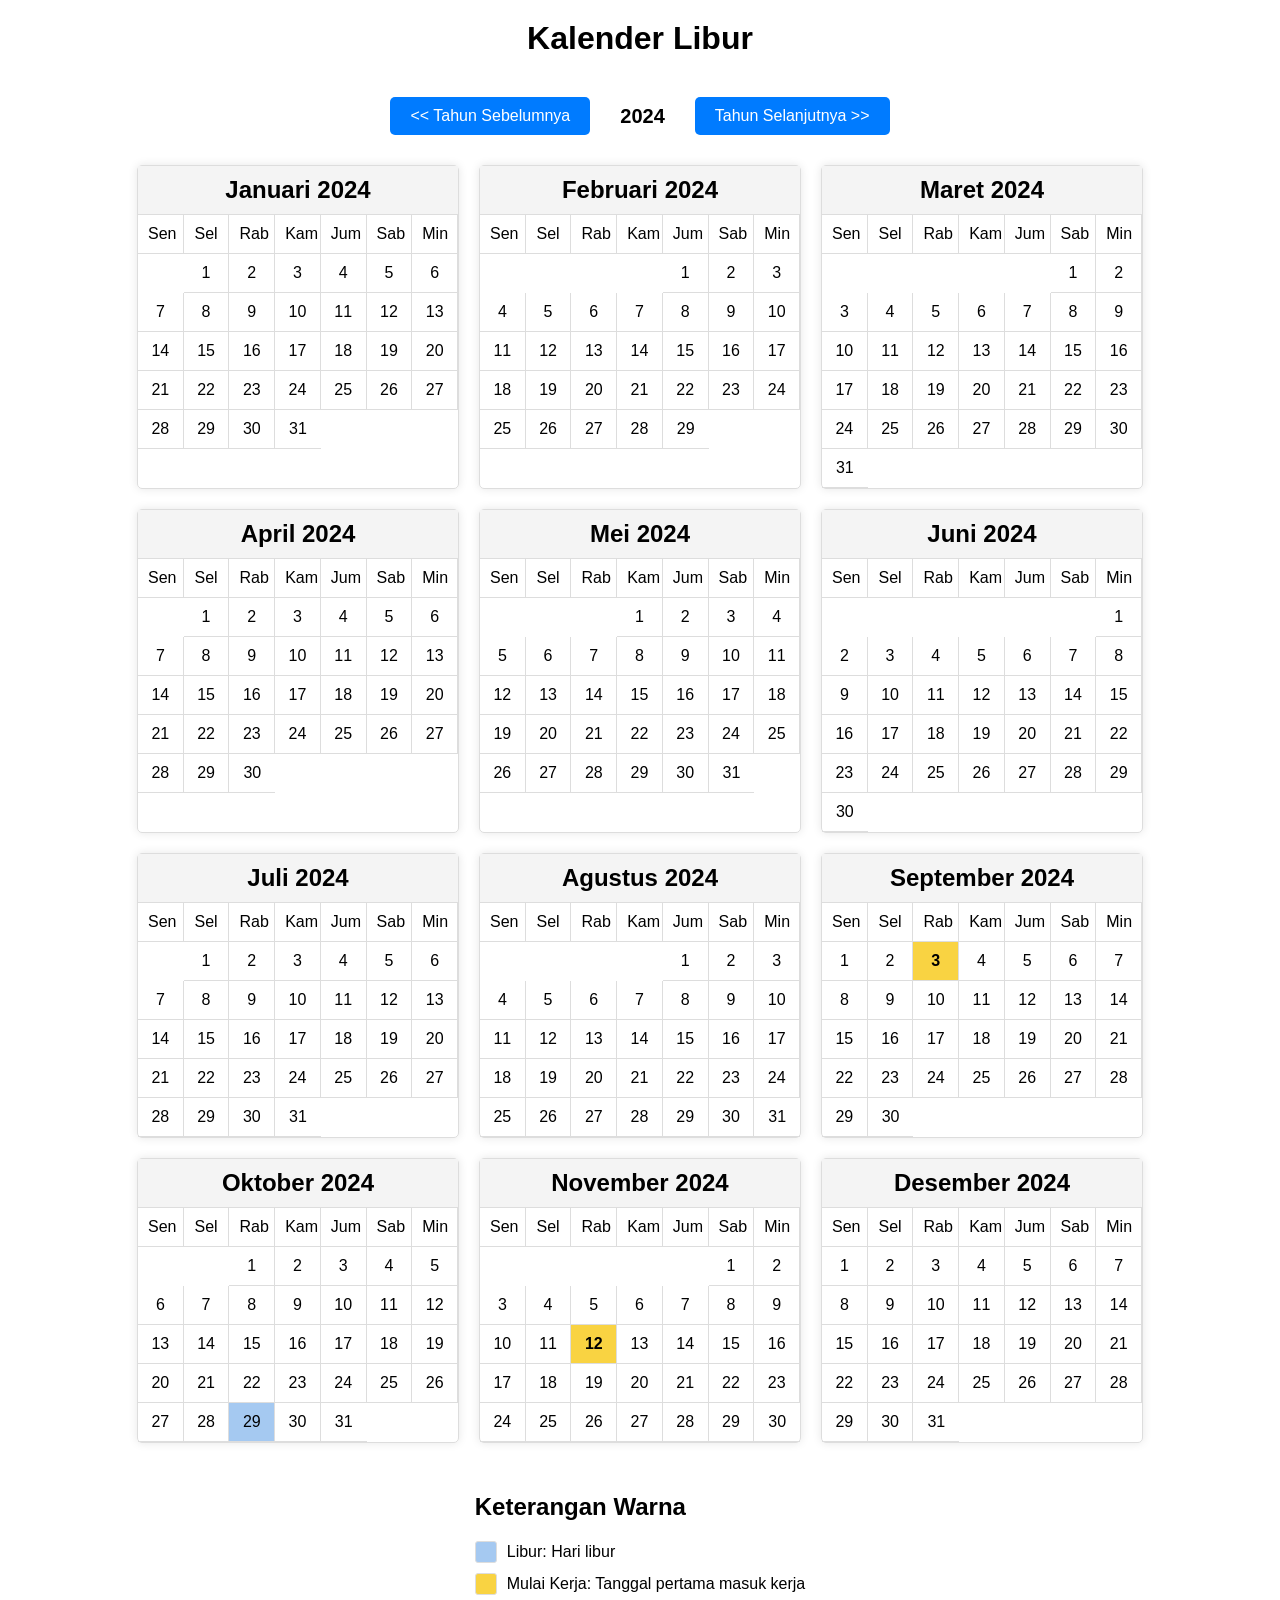
<file: index.html>
<!DOCTYPE html>
<html lang="id">
<head>
    <meta charset="UTF-8">
    <meta name="viewport" content="width=device-width, initial-scale=1.0">
    <title>Kalender Libur</title>
    <link rel="stylesheet" href="styles.css">
</head>
<body>
    <h1>Kalender Libur</h1>
    <div id="year-selector">
        <button id="prev-year"><< Tahun Sebelumnya</button>
        <span id="year-label">2024</span>
        <button id="next-year">Tahun Selanjutnya >></button>
    </div>
    <div id="calendar"></div>
    <div id="legend">
        <h2>Keterangan Warna</h2>
        <div class="legend-item">
            <div class="color-box libur"></div>
            <span>Libur: Hari libur</span>
        </div>
        <div class="legend-item">
            <div class="color-box start-date"></div>
            <span>Mulai Kerja: Tanggal pertama masuk kerja</span>
        </div>
    </div>
    <script src="script.js"></script>
</body>
</html>
</file>
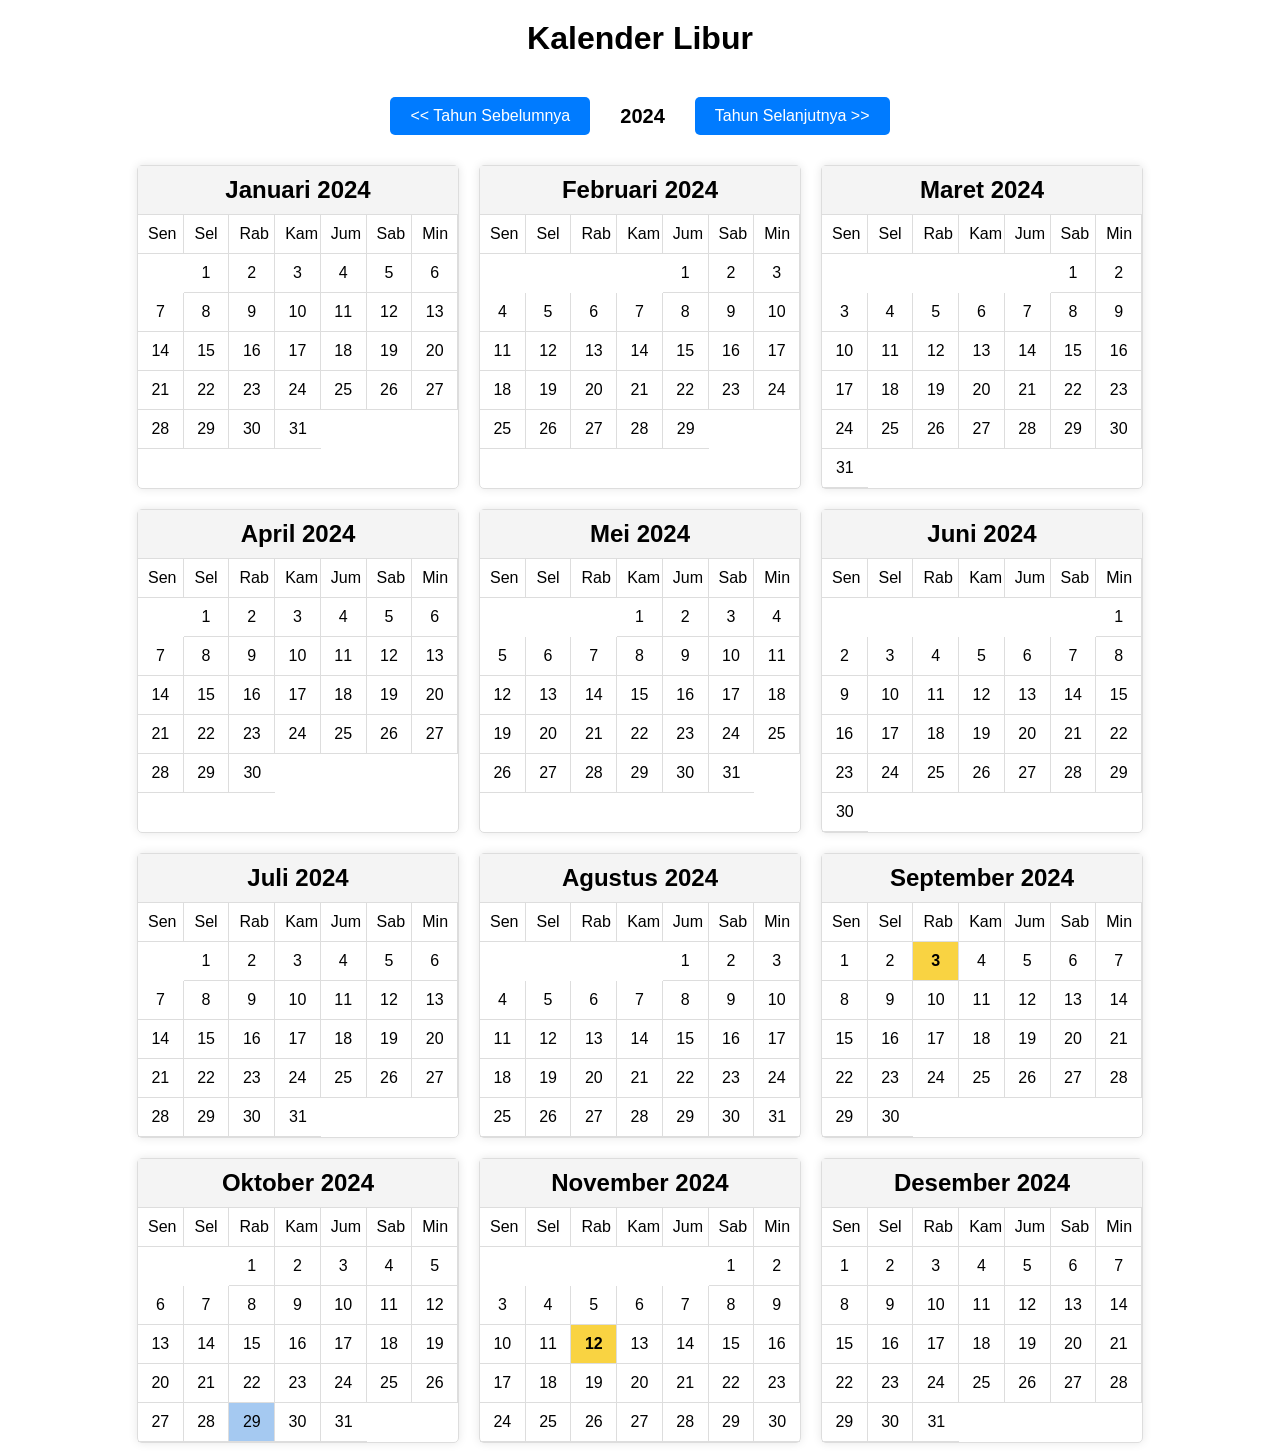
<file: kerja.html>
<!DOCTYPE html>
<html lang="id">
<head>
    <meta charset="UTF-8">
    <meta name="viewport" content="width=device-width, initial-scale=1.0">
    <title>Kalender Libur</title>
    <link rel="stylesheet" href="styles.css">
</head>
<body>
    <h1>Kalender Libur</h1>
    <div id="year-selector">
        <button id="prev-year"><< Tahun Sebelumnya</button>
        <span id="year-label">2024</span>
        <button id="next-year">Tahun Selanjutnya >></button>
    </div>
    <div id="calendar"></div>
    <script src="script.js"></script>
</body>
</html>
</file>
<file: styles.css>
body {
    font-family: Arial, sans-serif;
    margin: 0;
    padding: 0;
    display: flex;
    flex-direction: column;
    align-items: center;
}

h1 {
    margin: 20px;
}

#year-selector {
    margin: 20px;
    display: flex;
    align-items: center;
}

#year-selector button {
    font-size: 16px;
    padding: 10px 20px;
    margin: 0 10px;
    border: none;
    border-radius: 5px;
    background-color: #007bff;
    color: white;
    cursor: pointer;
    transition: background-color 0.3s ease, transform 0.2s ease;
}

#year-selector button:hover {
    background-color: #0056b3;
    transform: scale(1.05);
}

#year-label {
    font-size: 20px;
    font-weight: bold;
    margin: 0 20px;
}

#calendar {
    display: flex;
    flex-wrap: wrap;
    justify-content: center;
    width: 100%;
    max-width: 1200px;
}

.month {
    width: 320px;  /* Lebar bulanan disesuaikan */
    margin: 10px;
    border: 1px solid #ddd;
    border-radius: 5px;
    box-shadow: 0 0 10px rgba(0,0,0,0.1);
}

.month h2 {
    background-color: #f4f4f4;
    margin: 0;
    padding: 10px;
    text-align: center;
}

.table-container {
    display: grid;
    grid-template-columns: repeat(7, 1fr);
    border-top: 1px solid #ddd;
    table-layout: fixed;  /* Menetapkan lebar kolom tetap */
}

.day {
    padding: 10px;
    text-align: center;
    border-right: 1px solid #ddd;
    border-bottom: 1px solid #ddd;
    box-sizing: border-box;  /* Menghindari masalah ukuran */
    overflow: hidden;  /* Menjaga isi tetap dalam batas */
}

.day:last-child {
    border-right: none;
}

.day.libur {
    background-color: #a5c9f1;
}

.day.start-date {
    background-color: #f9d342;
    color: #000;
    font-weight: bold;
}

#legend {
    margin: 20px;
    font-size: 16px;
}

.legend-item {
    display: flex;
    align-items: center;
    margin-bottom: 10px;
}

.color-box {
    width: 20px;
    height: 20px;
    margin-right: 10px;
    border: 1px solid #ddd;
    border-radius: 3px;
}

.color-box.libur {
    background-color: #a5c9f1;
}

.color-box.start-date {
    background-color: #f9d342;
}
</file>
